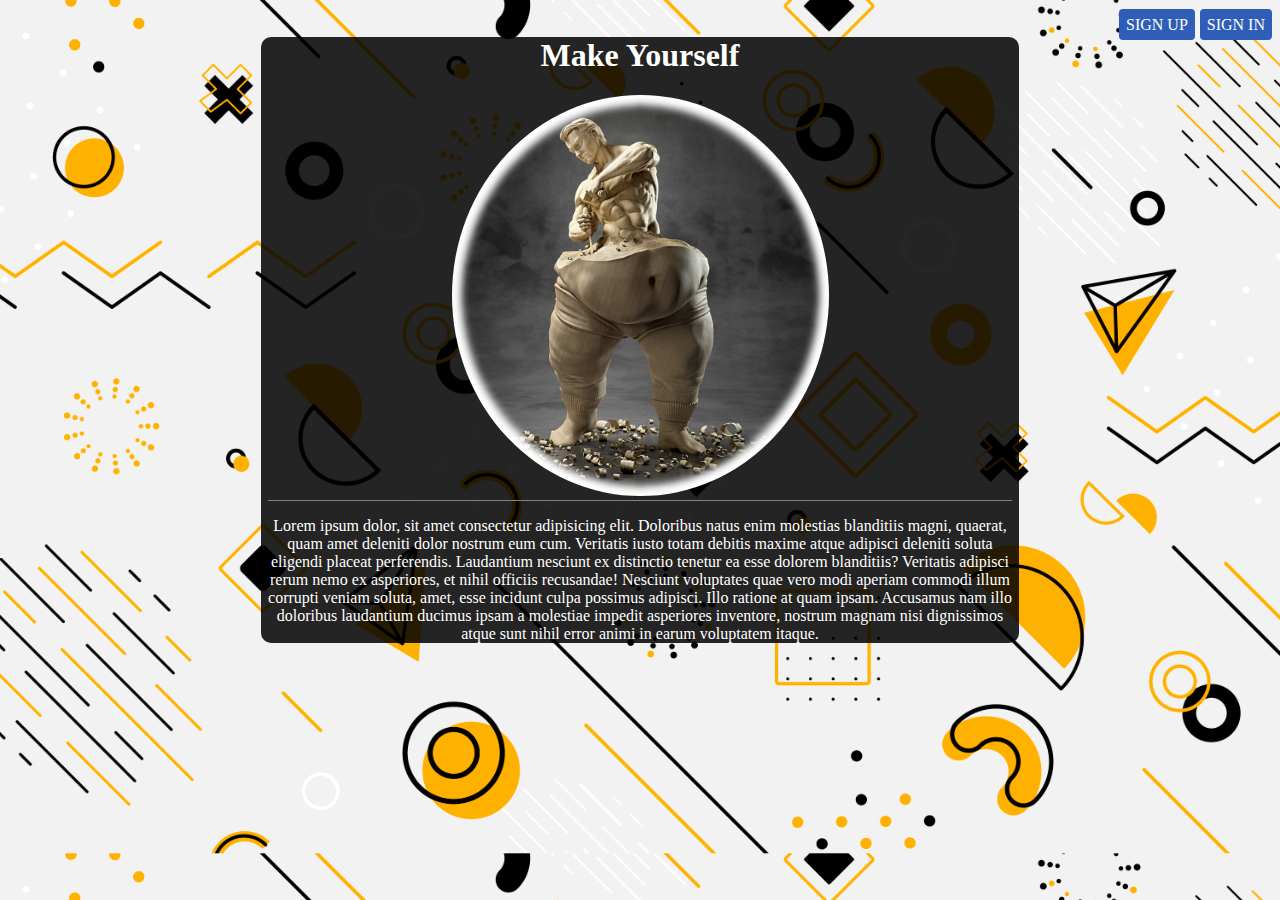
<file: MakeYourself/wwwroot/index.html>
﻿<!DOCTYPE html>
<html lang="ru">
<head>
    <meta charset="UTF-8">
    <meta http-equiv="X-UA-Compatible" content="IE=edge">
    <meta name="viewport" content="width=device-width, initial-scale=1.0">
    <title>Make Yourself</title>
    <link href="styles/style.css" rel="stylesheet" />
</head>
<body>
    <header>
        <nav class="navigation">
            <ul class="links-navigation">
                <li><a href="Registration.html">Sign up</a></li>
                <li><a href="Authorization.html">sign in</a></li>
            </ul>
        </nav>
    </header>
    <div class="wrapper">
        <div class="content">
            <h1 class="title">Make Yourself</h1>
            <div class="img-wrapper">
                <img src="img/Logo2.png" alt="">
            </div>

            <p>Lorem ipsum dolor, sit amet consectetur adipisicing elit. Doloribus natus enim molestias blanditiis magni, quaerat, quam amet deleniti dolor nostrum eum cum. Veritatis iusto totam debitis maxime atque adipisci deleniti soluta eligendi placeat perferendis. Laudantium nesciunt ex distinctio tenetur ea esse dolorem blanditiis? Veritatis adipisci rerum nemo ex asperiores, et nihil officiis recusandae! Nesciunt voluptates quae vero modi aperiam commodi illum corrupti veniam soluta, amet, esse incidunt culpa possimus adipisci. Illo ratione at quam ipsam. Accusamus nam illo doloribus laudantium ducimus ipsam a molestiae impedit asperiores inventore, nostrum magnam nisi dignissimos atque sunt nihil error animi in earum voluptatem itaque.</p>
        </div>
    </div>
</body>
</html>
</file>
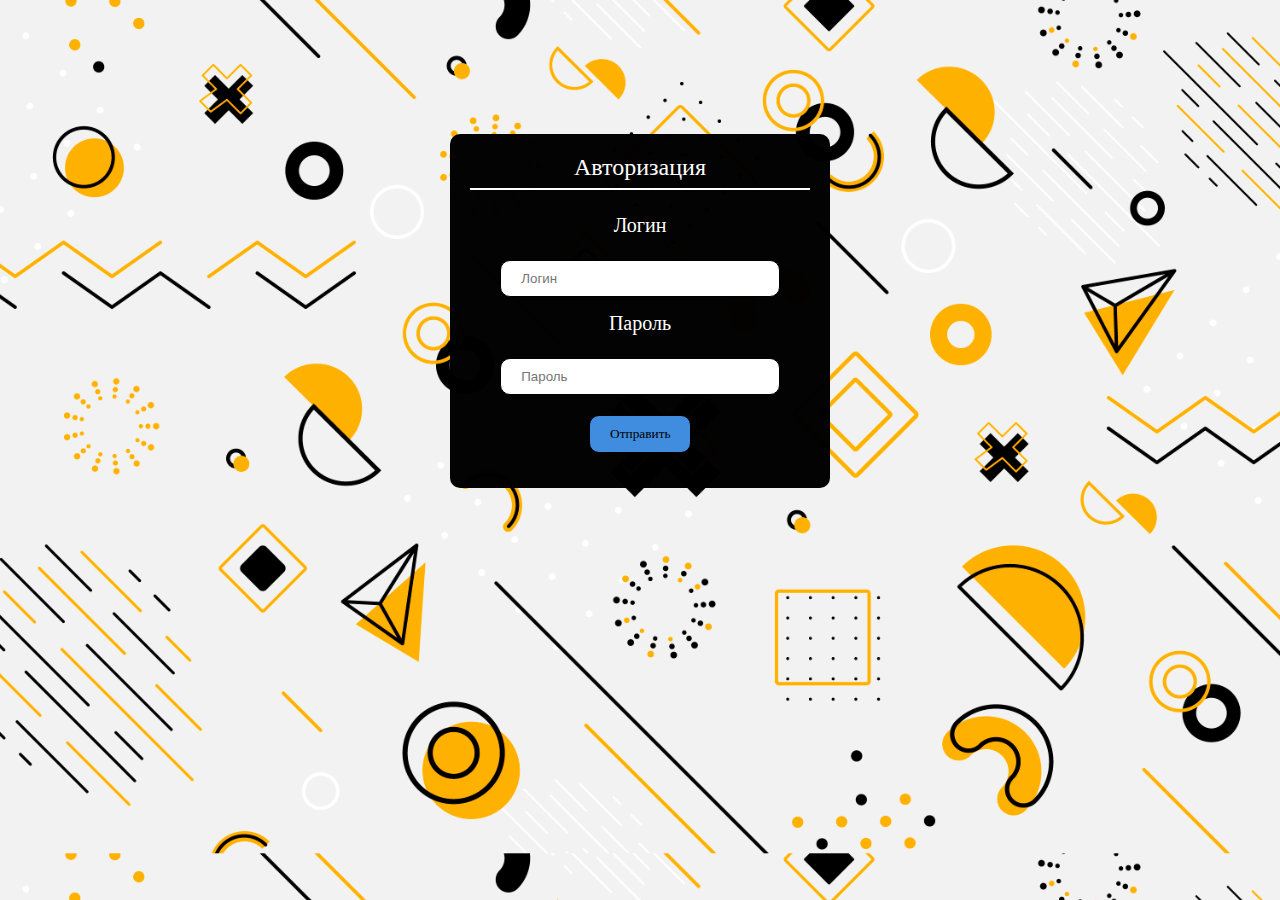
<file: MakeYourself/wwwroot/authorization.html>
﻿<!DOCTYPE html>
<html lang="ru">

<head>
    <meta charset="UTF-8">
    <meta http-equiv="X-UA-Compatible" content="IE=edge">
    <meta name="viewport" content="width=device-width, initial-scale=1.0">
    <link rel="stylesheet" href="styles/styleAuth.css">
    <title>Авторизация</title>
</head>


<body>
    <div class="wrapper">
        <div class="content">
            <p class="title">Авторизация</p>
            <form>
                <label>Логин</label>
                <br>
                <input type="text" name="login" placeholder="Логин">

                <label>Пароль</label>
                <br>
                <input type="password" name="password" placeholder="Пароль">

                <button type="button" class="button" id="Button_submit">Отправить</button>
            </form>
        </div>
    </div>
    <script src="scripts/AuthScript.js"></script>
</body>
</html>
</file>
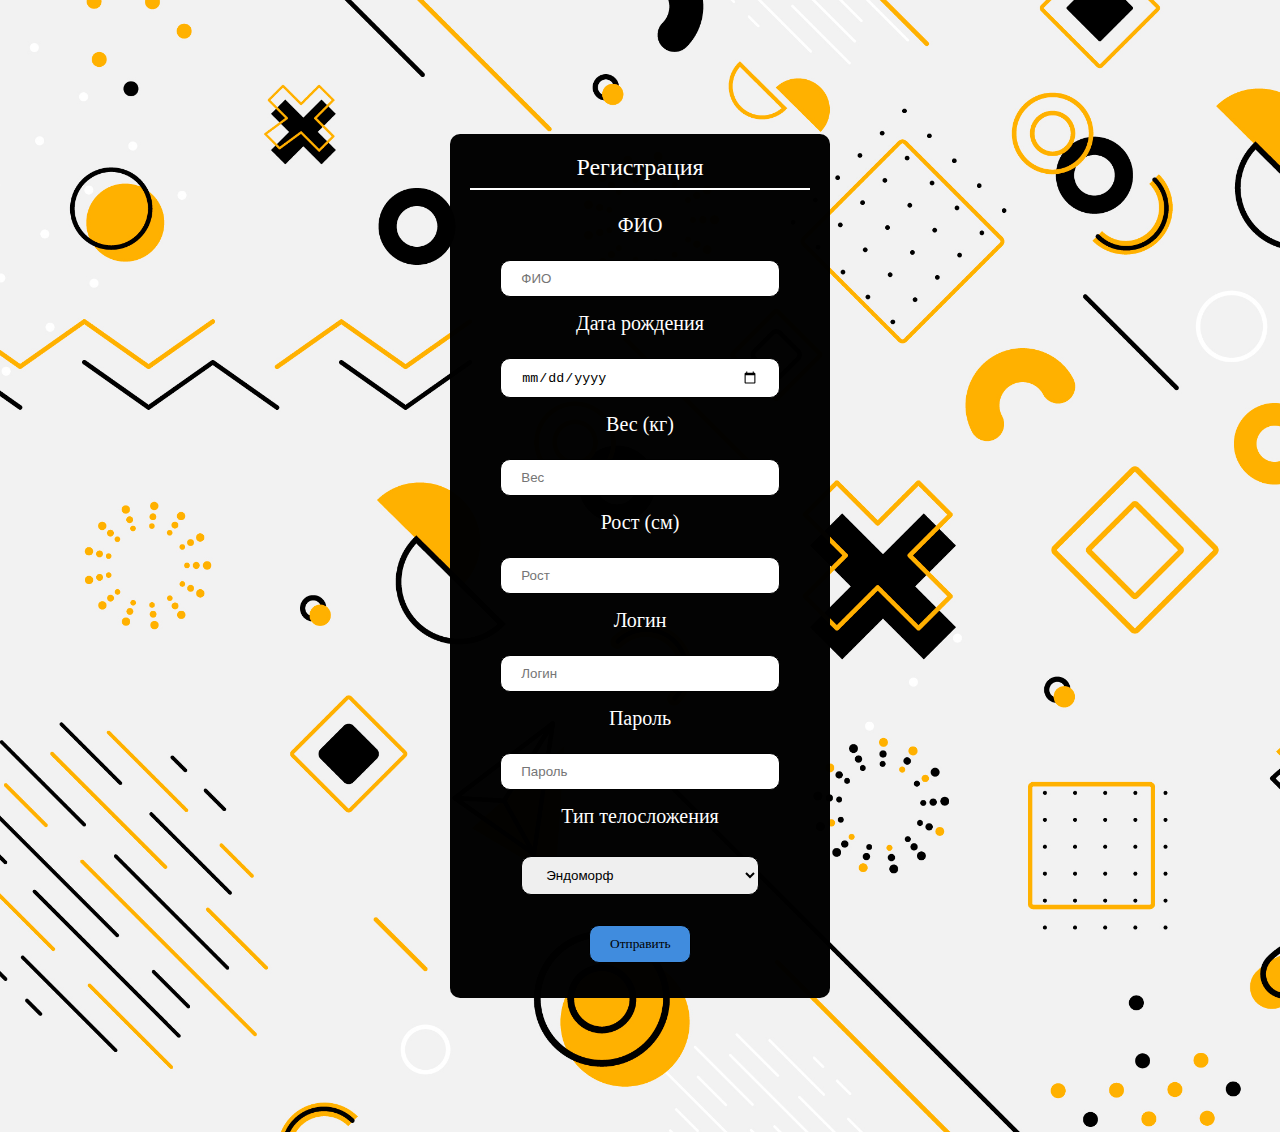
<file: MakeYourself/wwwroot/registration.html>
﻿<!DOCTYPE html>
<html lang="ru">

<head>
    <meta charset="UTF-8">
    <meta http-equiv="X-UA-Compatible" content="IE=edge">
    <meta name="viewport" content="width=device-width, initial-scale=1.0">
    <link rel="stylesheet" href="styles/styleAuth.css">
    <title>Регистрация</title>
</head>

<body>
    <div class="wrapper">
        <div class="content">
            <p class="title">Регистрация</p>
            <form>

                <label>ФИО</label>
                <br>
                <input type="text" name="fio" placeholder="ФИО">

                <label>Дата рождения</label>
                <br>
                <input type="date" name="dateOfBirth">

                <label>Вес (кг)</label>
                <br>
                <input type="text" name="weight" placeholder="Вес">

                <label>Рост (см)</label>
                <br>
                <input type="text" name="height" placeholder="Рост">

                <label>Логин</label>
                <br>
                <input type="text" name="login" placeholder="Логин">

                <label>Пароль</label>
                <br>
                <input type="password" name="password" placeholder="Пароль">

                <label>Тип телосложения</label>
                <br>
                <select name="buildTypeId" id="">
                    <option value="1">Эндоморф</option>
                    <option value="2">Мезоморф</option>
                    <option value="3">Эктоморф</option>
                </select>


                <button type="button" class="button" id="Button_submit">Отправить</button>
            </form>
        </div>
    </div>

    <script src="scripts/RegistrScript.js"></script>
</body>

</html>
</file>
<file: MakeYourself/wwwroot/styles/style.css>
body {
    background-image: url("../img/background.jpg");
    background-size: cover;
}

.wrapper {
    height: 100%;
    padding: 0 20% 0 20%;
}

.content {
    background-color: black;
    background: rgba(0, 0, 0, .85);
    border-radius: 10px;
    text-align: center;
}

.title {
    text-align: center;
    color: white;
    font-family: cursive;
    margin-top: 3px;
}

.links-navigation li a {
    text-decoration: none;
    text-transform: uppercase;
    font-size: 16px ;
    color: white;
    background-color: #2E5EB7;
    border-radius: 4px;
    padding: 7px;
}

.links-navigation li {
  margin-left: 5px;
}

.links-navigation li a {
  transition: all 0.3s ease;
}

.links-navigation li a:hover {
    background-color: #05f7c3;
}

.links-navigation {
    list-style-type: none;
    margin-bottom: 0;
    padding-left: 0;
    font-family: cursive;
    display: flex;
    justify-content: end;
}

.img-wrapper {
    margin: 0 7px 0 7px;
    border-bottom: 1px solid #7F838C;
}

.content p {
    color: white;
}

img {
    border-radius: 50%;
    max-width: 100%;
    max-height: 100%;
}
</file>
<file: MakeYourself/wwwroot/styles/styleAuth.css>
body {
    background-image: url("../img/background.jpg");
    background-size: cover;
}

.wrapper {
    height: 100%;
    padding: 10% 35% 10% 35%;
}

.content {
    padding: 20px;
    background-color: black;
    background: rgba(0, 0, 0, .99);
    border-radius: 10px;
    text-align: center;
}

label {
    font-family: cursive;
    font-size: 20px;
    color:white;
}

form {
    display: flex;
    justify-content: center;
    align-items: center;
    flex-direction: column;
    
}

input {
    border-radius: 10px;
    margin-top: 5px;
    margin-bottom: 15px;
    padding: 10px 20px;
    border: 1px solid black;
    width: 70%;
}

button {
    font-family: cursive;
    border-radius: 10px;
    margin-top: 5px;
    margin-bottom: 15px;
    padding: 10px 20px;
    border: 1px solid black;
    width: 70%;
}

select {
    border-radius: 10px;
    margin-top: 10px;
    margin-bottom: 25px;
    padding: 10px 20px;
    border: 1px solid black;
    width: 70%;
}

.title {
    color: white;
    font-size: 24px;
    text-align: center;
    margin-top: 0;
    padding-bottom: 7px;
    border-bottom: 2px solid white;
}

.button {
    width: 30%;
    background-color: #408cde;
    transition: all 0.3s ease;
}

.button:hover {
    background-color: #38ebd9;
    cursor: pointer;
}

.date {
    max-width: 100%;
} 

.message {
    font-family: cursive;
    font-size: 12px;
    color: red;
    margin-bottom: 5px;
}
</file>
